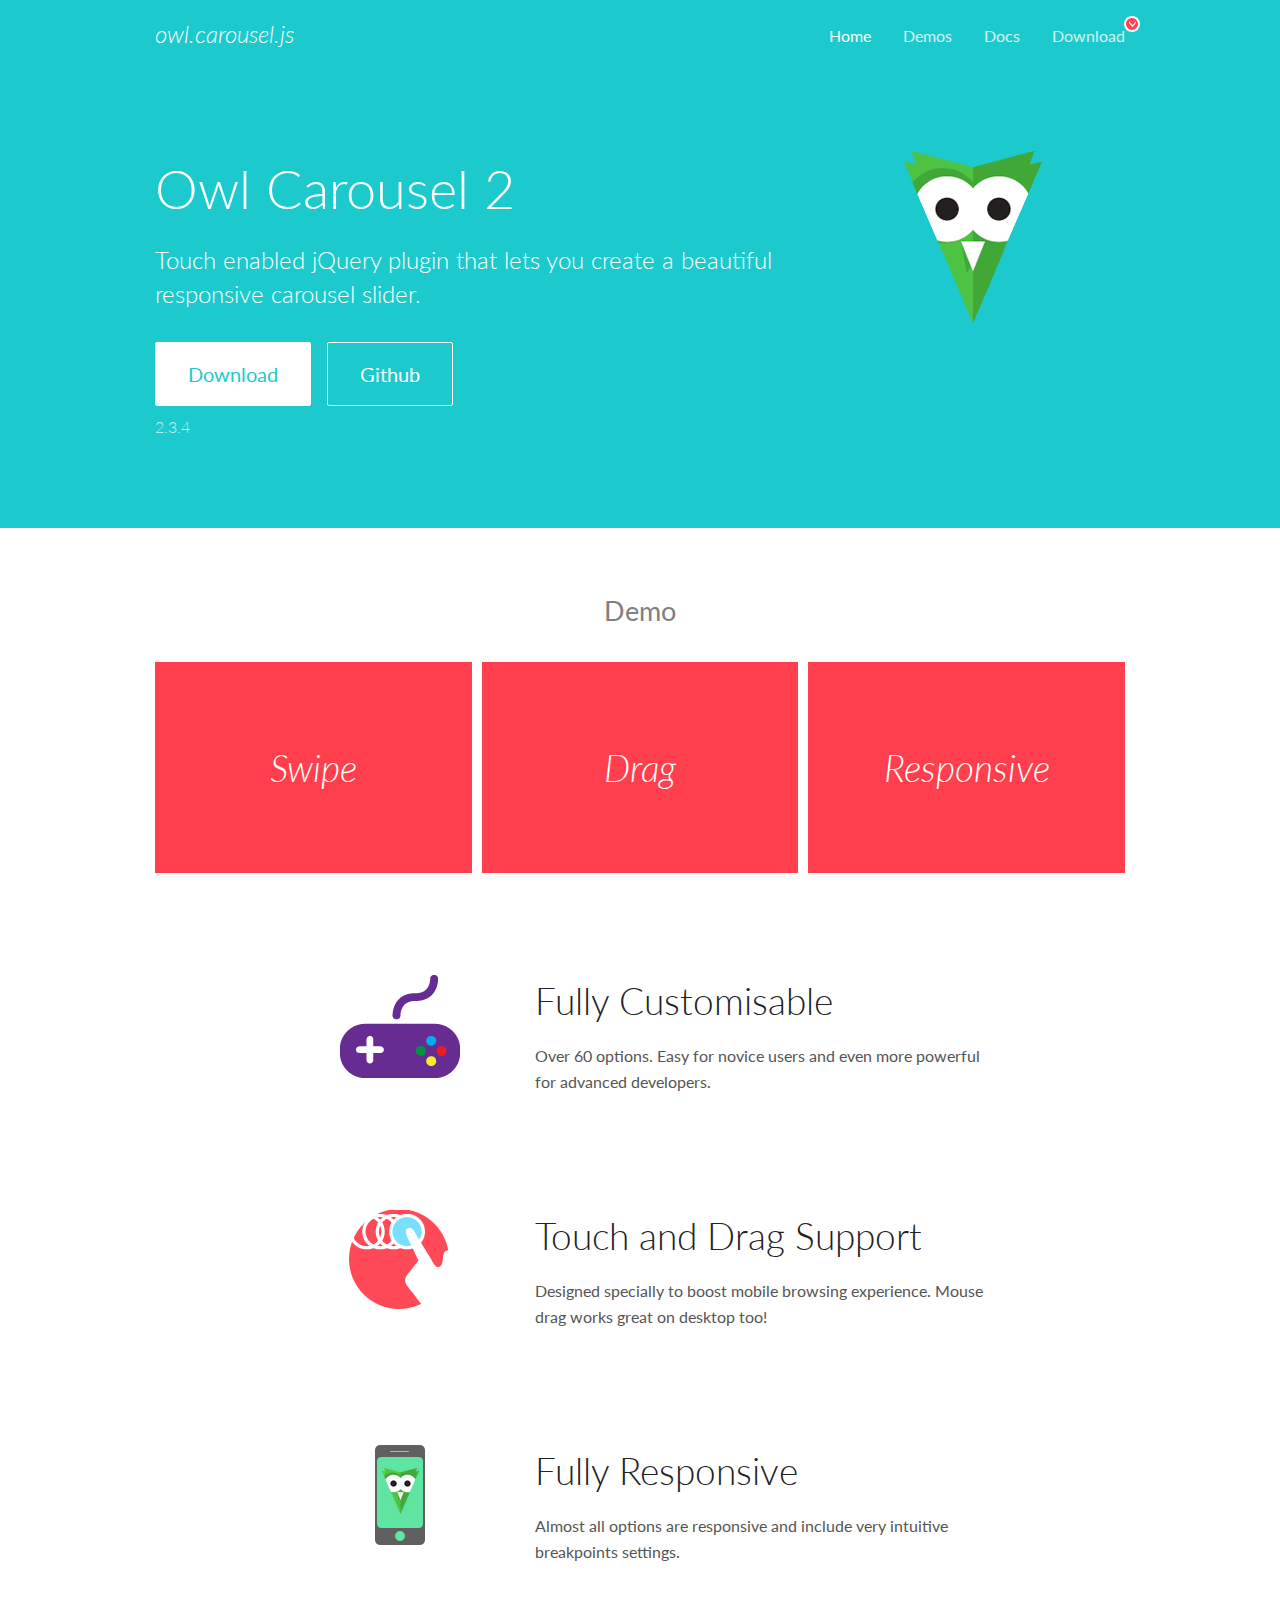
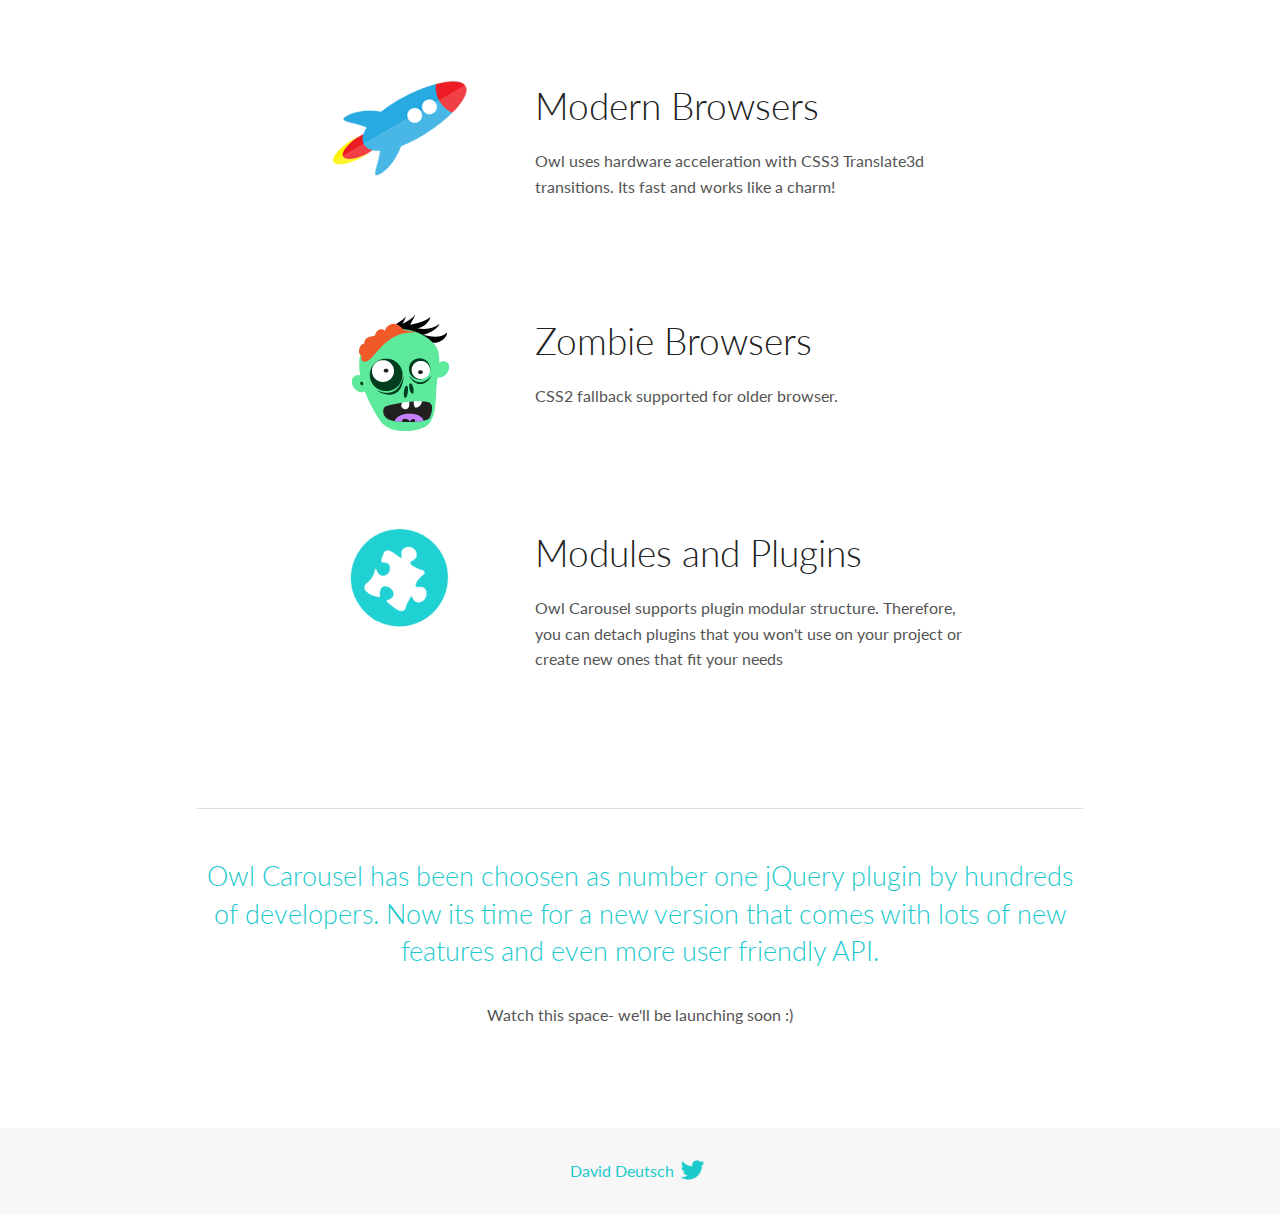
<file: resources/OwlCarousel2-2.3.4/docs/index.html>
<!DOCTYPE html>
<html lang="en">
  <head>

    <!-- head -->
    <meta charset="utf-8">
    <meta name="msapplication-tap-highlight" content="no" />
    <meta name="viewport" content="width=device-width, initial-scale=1.0" />
    <meta name="description" content="Touch enabled jQuery plugin that lets you create beautiful responsive carousel slider.">
    <meta name="author" content="David Deutsch">
    <title>
      Home | Owl Carousel | 2.3.4
    </title>

    <!-- Stylesheets -->
    <link href='https://fonts.googleapis.com/css?family=Lato:300,400,700,400italic,300italic' rel='stylesheet' type='text/css'>
    <link rel="stylesheet" href="assets/css/docs.theme.min.css">

    <!-- Owl Stylesheets -->
    <link rel="stylesheet" href="assets/owlcarousel/assets/owl.carousel.min.css">
    <link rel="stylesheet" href="assets/owlcarousel/assets/owl.theme.default.min.css">

    <!-- HTML5 shim and Respond.js IE8 support of HTML5 elements and media queries -->

    <!--[if lt IE 9]>
      <script src="https://oss.maxcdn.com/libs/html5shiv/3.7.0/html5shiv.js"></script>
      <script src="https://oss.maxcdn.com/libs/respond.js/1.3.0/respond.min.js"></script>
    <![endif]-->

    <!-- Favicons -->
    <link rel="apple-touch-icon-precomposed" sizes="144x144" href="assets/ico/apple-touch-icon-144-precomposed.png">
    <link rel="shortcut icon" href="assets/ico/favicon.png">
    <link rel="shortcut icon" href="favicon.ico">

    <!-- Yeah i know js should not be in header. Its required for demos.-->

    <!-- javascript -->
    <script src="assets/vendors/jquery.min.js"></script>
    <script src="assets/owlcarousel/owl.carousel.js"></script>
  </head>
  <body>

    <!-- header -->
    <header class="header">
      <div class="row">
        <div class="large-12 columns">
          <div class="brand left">
            <h3>
              <a href="/OwlCarousel2/">owl.carousel.js</a> 
            </h3>
          </div>
          <a id="toggle-nav" class="right">
            <span></span> <span></span> <span></span> 
          </a> 
          <div class="nav-bar">
            <ul class="clearfix">
              <li class="active">
                <a href="/OwlCarousel2/index.html">Home</a> 
              </li>
              <li> <a href="/OwlCarousel2/demos/demos.html">Demos</a>  </li>
              <li> <a href="/OwlCarousel2/docs/started-welcome.html">Docs</a>  </li>
              <li>
                <a href="https://github.com/OwlCarousel2/OwlCarousel2/archive/2.3.4.zip">Download</a> 
                <span class="download"></span> 
              </li>
            </ul>
          </div>
        </div>
      </div>
    </header>

    <!-- home panel -->
    <section id="hero">
      <div class="row">
        <div class="large-8 medium-8 columns">
          <h1>Owl Carousel 2</h1>
          <h4>Touch enabled jQuery plugin that lets you create a beautiful responsive carousel slider.</h4>
          <a href="https://github.com/OwlCarousel2/OwlCarousel2/archive/2.3.4.zip" class="hero-button">Download</a> 
          <a href="https://github.com/OwlCarousel2/OwlCarousel2" class="hero-button outline">Github</a> 
          <p>2.3.4</p>
        </div>
        <div class="large-4 medium-4 columns">
          <img class="owl-logo" src="assets/img/owl-logo.png" alt="mr. Owl">
        </div>
      </div>
    </section>

    <!-- body -->
    <div class="home-demo">
      <div class="row">
        <div class="large-12 columns">
          <h3>Demo</h3>
          <div class="owl-carousel">
            <div class="item">
              <h2>Swipe</h2>
            </div>
            <div class="item">
              <h2>Drag</h2>
            </div>
            <div class="item">
              <h2>Responsive</h2>
            </div>
            <div class="item">
              <h2>CSS3</h2>
            </div>
            <div class="item">
              <h2>Fast</h2>
            </div>
            <div class="item">
              <h2>Easy</h2>
            </div>
            <div class="item">
              <h2>Free</h2>
            </div>
            <div class="item">
              <h2>Upgradable</h2>
            </div>
            <div class="item">
              <h2>Tons of options</h2>
            </div>
            <div class="item">
              <h2>Infinity</h2>
            </div>
            <div class="item">
              <h2>Auto Width</h2>
            </div>
          </div>
        </div>
      </div>
    </div>
    <script>
      var owl = $('.owl-carousel');
      owl.owlCarousel({
        margin: 10,
        loop: true,
        responsive: {
          0: {
            items: 1
          },
          600: {
            items: 2
          },
          1000: {
            items: 3
          }
        }
      })
    </script>

    <!-- features -->
    <div id="features">
      <div class="row">
        <div class="small-12 medium-9 small-centered columns">
          <section class="row feature">
            <div class="medium-4 small-12 columns">
              <img src="assets/img/feature-options.png" alt="">
            </div>
            <div class="medium-8 small-12 columns">
              <h2>Fully Customisable</h2>
              <p>Over 60 options. Easy for novice users and even more powerful for advanced developers.</p>
            </div>
          </section>
          <section class="row feature">
            <div class="medium-4 small-12 columns">
              <img src="assets/img/feature-drag.png" alt="">
            </div>
            <div class="medium-8 small-12 columns">
              <h2>Touch and Drag Support</h2>
              <p>Designed specially to boost mobile browsing experience. Mouse drag works great on desktop too!</p>
            </div>
          </section>
          <section class="row feature">
            <div class="medium-4 small-12 columns">
              <img src="assets/img/feature-responsive.png" alt="">
            </div>
            <div class="medium-8 small-12 columns">
              <h2>Fully Responsive</h2>
              <p>Almost all options are responsive and include very intuitive breakpoints settings.</p>
            </div>
          </section>
          <section class="row feature">
            <div class="medium-4 small-12 columns">
              <img src="assets/img/feature-modern.png" alt="">
            </div>
            <div class="medium-8 small-12 columns">
              <h2>Modern Browsers</h2>
              <p>Owl uses hardware acceleration with CSS3 Translate3d transitions. Its fast and works like a charm! </p>
            </div>
          </section>
          <section class="row feature">
            <div class="medium-4 small-12 columns">
              <img src="assets/img/feature-zombie.png" alt="">
            </div>
            <div class="medium-8 small-12 columns">
              <h2>Zombie Browsers</h2>
              <p>CSS2 fallback supported for older browser.</p>
            </div>
          </section>
          <section class="row feature">
            <div class="medium-4 small-12 columns">
              <img src="assets/img/feature-module.png" alt="">
            </div>
            <div class="medium-8 small-12 columns">
              <h2>Modules and Plugins</h2>
              <p>Owl Carousel supports plugin modular structure. Therefore, you can detach plugins that you won&#x27;t use on your project or create new ones that fit your needs</p>
            </div>
          </section>
        </div>
      </div>
    </div>

    <!-- footer -->
    <section id="teaser-text">
      <div class="row">
        <div class="small-12 medium-11 small-centered columns">
          <hr>
          <h3 id="owl-carousel-has-been-choosen-as-number-one-jquery-plugin-by-hundreds-of-developers-now-its-time-for-a-new-version-that-comes-with-lots-of-new-features-and-even-more-user-friendly-api-">Owl Carousel has been choosen as number one jQuery plugin by hundreds of developers. Now its time for a new version that comes with lots of new features and even more user friendly API.</h3>
          <p>Watch this space- we&#39;ll be launching soon :)</p>
        </div>
      </div>
    </section>

    <!-- footer -->
    <footer class="footer">
      <div class="row">
        <div class="large-12 columns">
          <h5>
            <a href="/OwlCarousel2/docs/support-contact.html">David Deutsch</a> 
            <a id="custom-tweet-button" href="https://twitter.com/share?url=https://github.com/OwlCarousel2/OwlCarousel2&text=Owl Carousel - This is so awesome! " target="_blank"></a> 
          </h5>
        </div>
      </div>
    </footer>

    <!-- vendors -->
    <script src="assets/vendors/highlight.js"></script>
    <script src="assets/js/app.js"></script>
  </body>
</html>
</file>
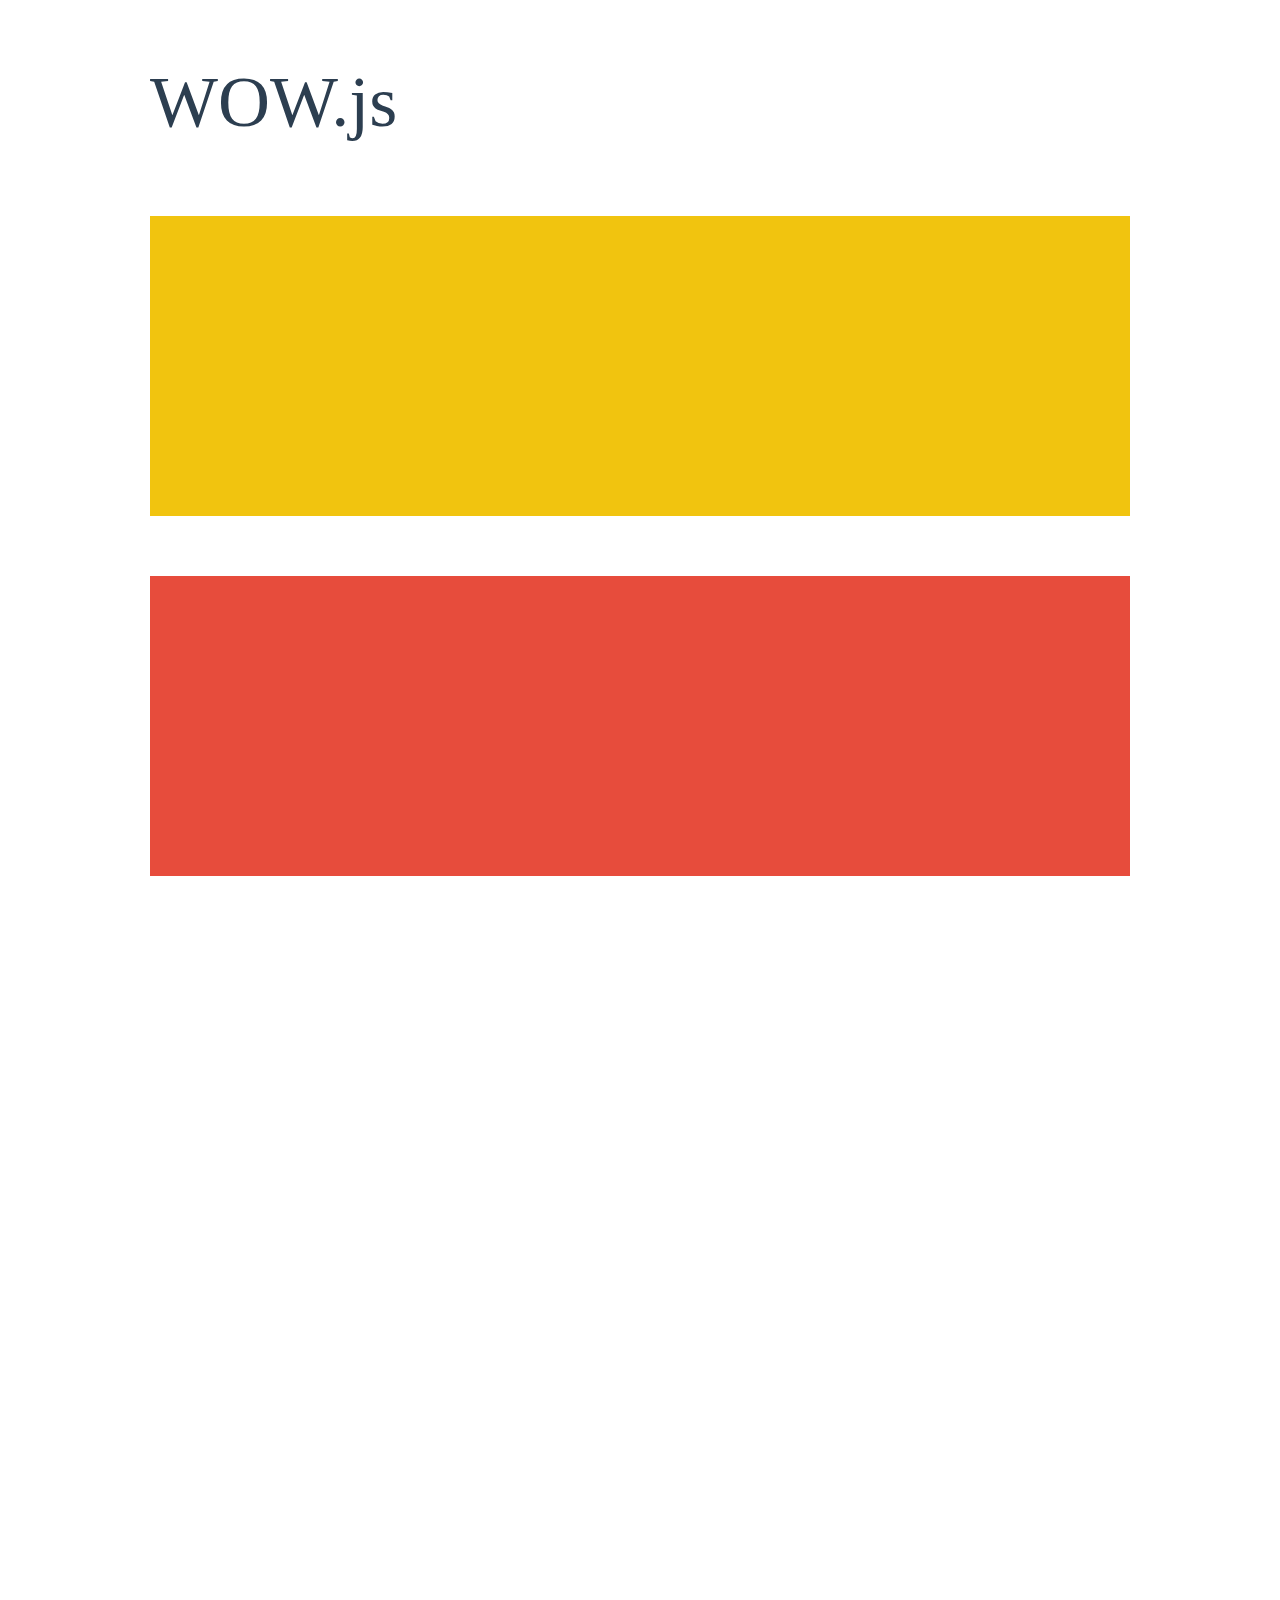
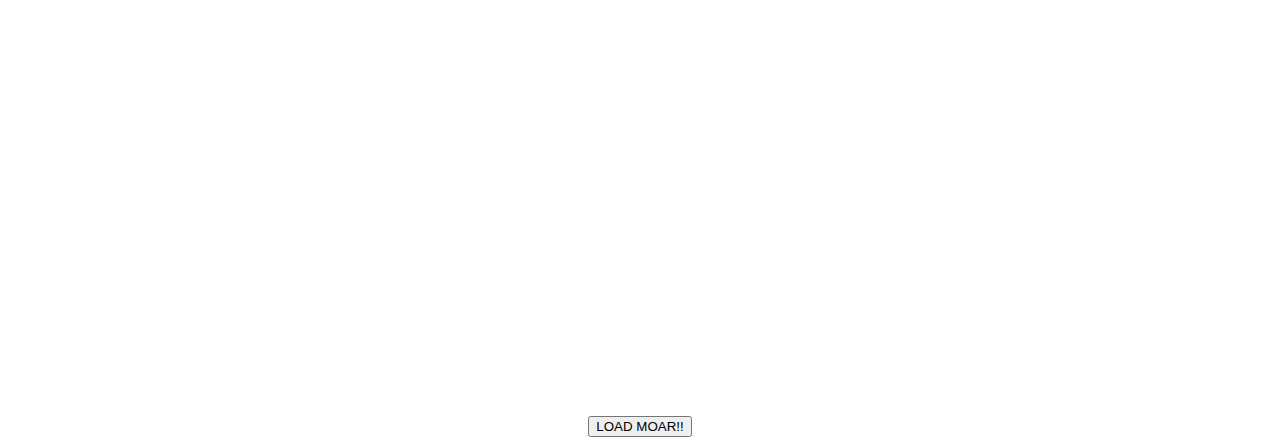
<file: resources/WOW-master/demo.html>
<!doctype html>

<html lang="en">
<head>
  <meta charset="utf-8">
  <title>WOW</title>
  <link rel="stylesheet" href="css/libs/animate.css">
  <link rel="stylesheet" href="css/site.css">
  <style>
    .wow:first-child {
      visibility: hidden;
    }
  </style>
  <!--[if IE]>
    <script src="http://html5shiv.googlecode.com/svn/trunk/html5.js"></script>
  <![endif]-->
</head>

<body>
  <div id="container">
    <header>
      <h1>WOW.js</h1>
    </header>
    <div id="main">
      <section class="wow fadeInDown" style="background-color: #f1c40f;"></section>
      <section class="wow pulse" style="background-color: #e74c3c;" data-wow-iteration="infinite" data-wow-duration="1500ms"></section>
      <section class="section--purple wow slideInRight" data-wow-delay="2s"></section>
      <section class="section--blue wow bounceInLeft" data-wow-offset="300"></section>
      <section class="section--green wow slideInLeft" data-wow-duration="4s"></section>
      <button id="moar">LOAD MOAR!!</button>
    </div>
  </div>
  <script src="dist/wow.js"></script>
  <script>
    wow = new WOW(
      {
        animateClass: 'animated',
        offset:       100,
        callback:     function(box) {
          console.log("WOW: animating <" + box.tagName.toLowerCase() + ">")
        }
      }
    );
    wow.init();
    document.getElementById('moar').onclick = function() {
      var section = document.createElement('section');
      section.className = 'section--purple wow fadeInDown';
      this.parentNode.insertBefore(section, this);
    };
  </script>
</body>
</html>
</file>
<file: resources/WOW-master/css/site.css>
h1 {
  font-size:     72px;
  line-height:   1.5;
  color: #2c3e50;
  font-weight:   100;
}

#container {
  width:  980px;
  margin: 0 auto;
}

section {
  height: 300px;
  margin: 60px 0;
}

.section--purple {
  background-color: #9b59b6;
}

.section--blue {
  background-color: #3498db;
}

.section--green {
  background-color: #2ecc71;
}

#main {
  text-align: center;
}

#more {
  margin: 20px auto 48px;
}
</file>
